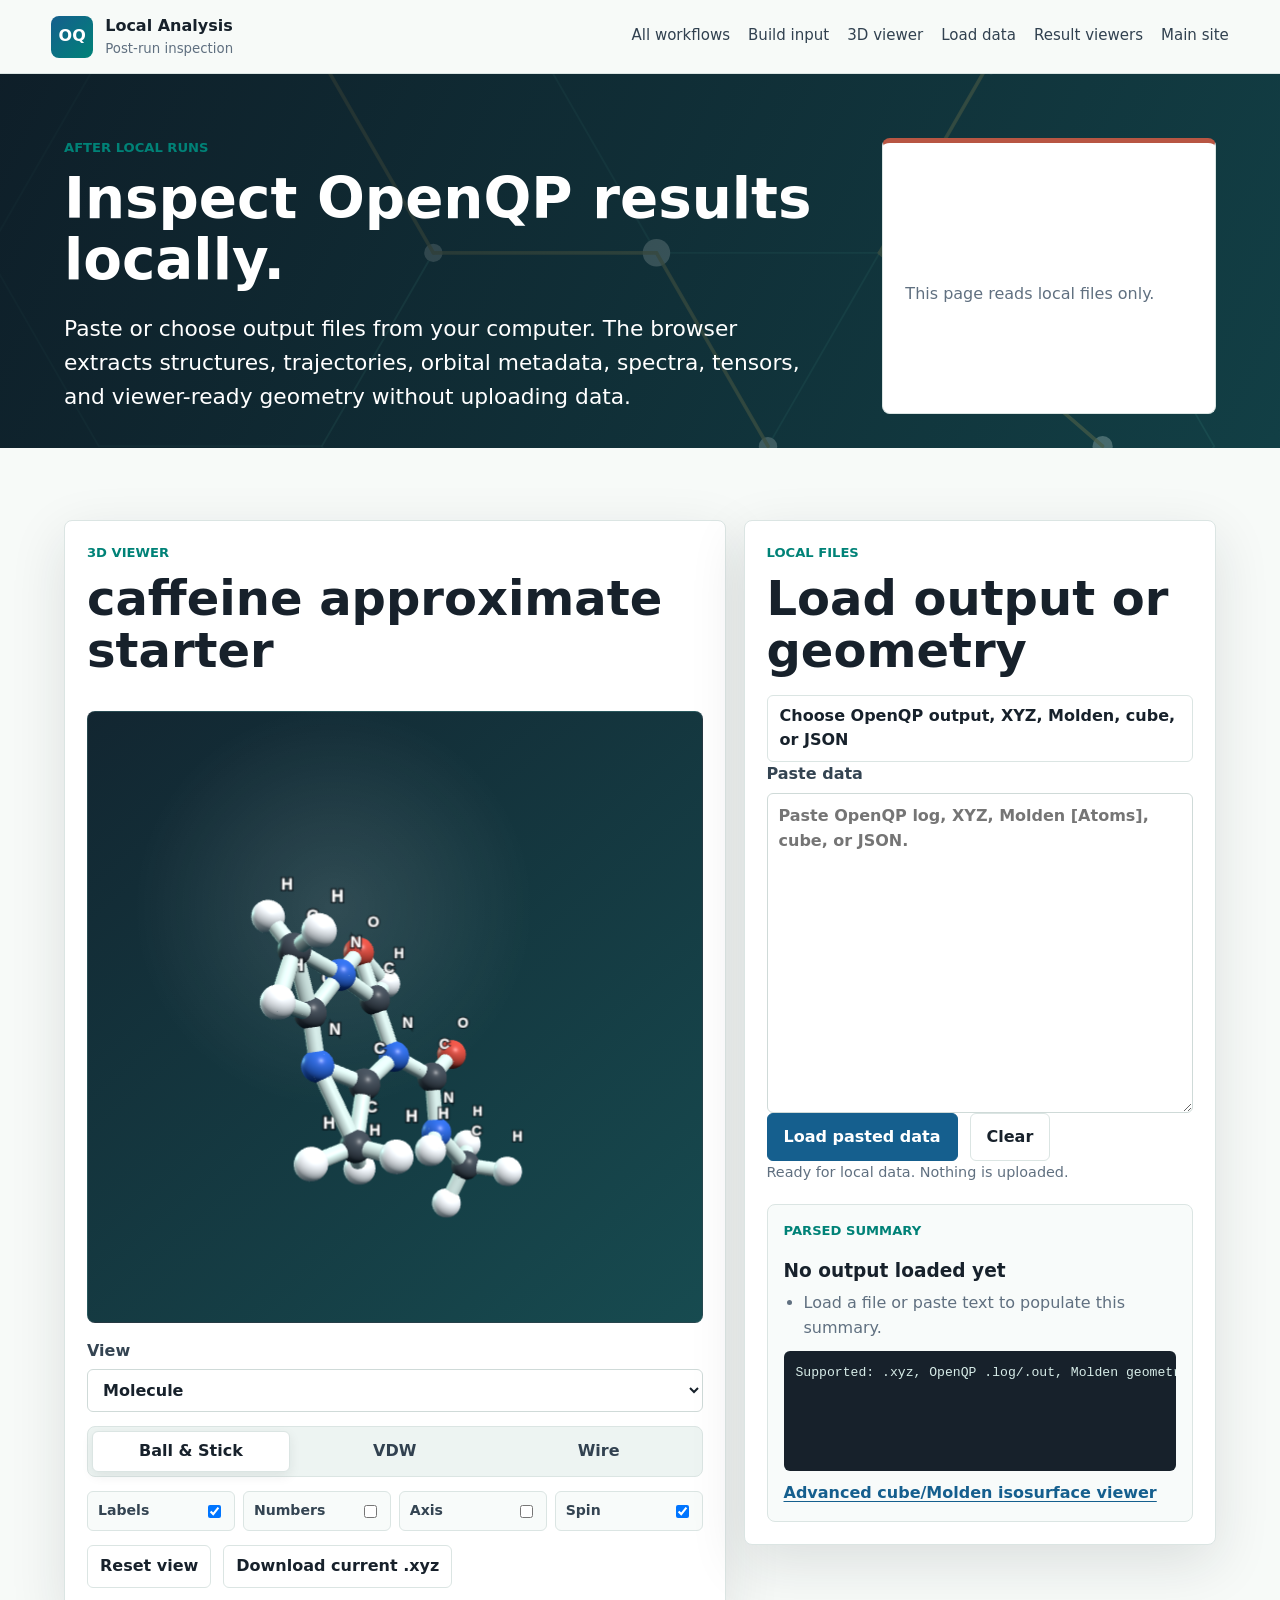
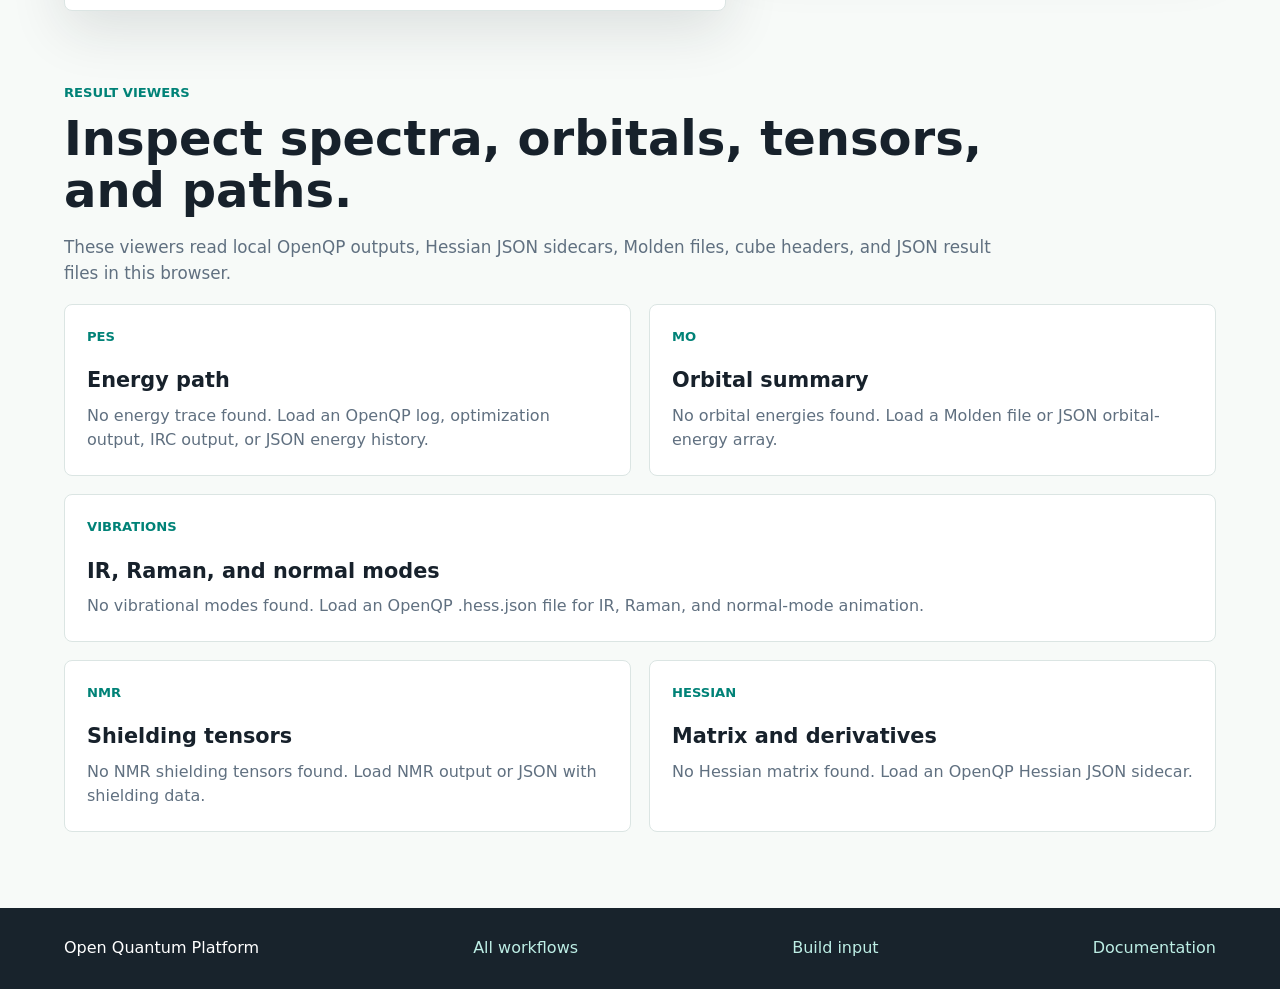
<file: analysis.html>
<!doctype html>
<html lang="en">
  <head>
    <meta charset="utf-8" />
    <meta name="viewport" content="width=device-width, initial-scale=1" />
    <meta
      name="description"
      content="OpenQP Web local analysis page for inspecting OpenQP output files in the browser."
    />
    <title>OpenQP Local Analysis</title>
    <link rel="icon" href="/assets/openqp-grid.svg" type="image/svg+xml" />
    <link rel="stylesheet" href="/assets/styles.css?v=20260621-analysis-viewers" />
  </head>
  <body data-page="analysis">
    <header class="app-header">
      <a class="brand" href="/">
        <span class="brand-mark">OQ</span>
        <span>
          <strong>Local Analysis</strong>
          <small>Post-run inspection</small>
        </span>
      </a>
      <nav aria-label="Analysis navigation">
        <a href="/">All workflows</a>
        <a href="/workflow.html">Build input</a>
        <a href="#viewer">3D viewer</a>
        <a href="#data">Load data</a>
        <a href="#viewers">Result viewers</a>
        <a href="https://www.openqp.org/">Main site</a>
      </nav>
    </header>

    <main>
      <section class="workflow-hero">
        <div>
          <p class="eyebrow">After local runs</p>
          <h1>Inspect OpenQP results locally.</h1>
          <p class="lead">
            Paste or choose output files from your computer. The browser extracts structures,
            trajectories, orbital metadata, spectra, tensors, and viewer-ready geometry without
            uploading data.
          </p>
        </div>
        <div class="lock-panel slim-lock">
          <strong>No online job execution</strong>
          <span>This page reads local files only.</span>
        </div>
      </section>

      <section class="analysis-layout">
        <section class="panel viewer-panel" id="viewer" aria-label="Interactive result viewer">
          <div class="section-title">
            <p class="eyebrow">3D viewer</p>
            <h2 id="moleculeLabel">Sample structure</h2>
          </div>
          <div class="molecule-scene embedded-scene large-scene">
            <canvas id="moleculeCanvas"></canvas>
            <div class="molecule-fallback" id="moleculeFallback" aria-hidden="true"></div>
          </div>
          <div class="viewer-controls">
            <label>
              View
              <select id="surfaceMode" name="surfaceMode">
                <option value="molecule">Molecule</option>
                <option value="density">Electron density preview</option>
                <option value="homo">HOMO preview</option>
                <option value="lumo">LUMO preview</option>
                <option value="spin">Spin density preview</option>
                <option value="esp">ESP shell preview</option>
              </select>
            </label>
            <div class="segmented" role="group" aria-label="Render style">
              <button class="style-choice active" type="button" data-style="ball-stick">Ball &amp; Stick</button>
              <button class="style-choice" type="button" data-style="space-fill">VDW</button>
              <button class="style-choice" type="button" data-style="wire">Wire</button>
            </div>
            <div class="inline-toggles" role="group" aria-label="Viewer toggles">
              <label><span>Labels</span><input id="labelToggle" type="checkbox" checked /></label>
              <label><span>Numbers</span><input id="numberToggle" type="checkbox" /></label>
              <label><span>Axis</span><input id="axisToggle" type="checkbox" /></label>
              <label><span>Spin</span><input id="spinToggle" type="checkbox" checked /></label>
            </div>
            <div class="download-row tight-row">
              <button class="button secondary compact" id="resetView" type="button">Reset view</button>
              <button class="button secondary compact" id="downloadXyz" type="button">Download current .xyz</button>
            </div>
            <div class="normal-mode-controls" id="normalModeControls" hidden>
              <label>
                Normal mode motion
                <select id="normalModeSelect"></select>
              </label>
              <label>
                Amplitude
                <input id="modeAmplitude" type="range" min="0.05" max="0.9" step="0.05" value="0.35" />
              </label>
              <p class="microcopy" id="modeStatus">Load a Hessian sidecar to animate normal modes.</p>
            </div>
          </div>
        </section>

        <section class="panel" id="data">
          <div class="section-title">
            <p class="eyebrow">Local files</p>
            <h2>Load output or geometry</h2>
          </div>
          <label class="file-button wide-file">
            <input id="viewerDataFile" type="file" accept=".log,.out,.txt,.molden,.mol,.cube,.cub,.json,.xyz" />
            Choose OpenQP output, XYZ, Molden, cube, or JSON
          </label>
          <label>
            Paste data
            <textarea id="viewerDataInput" rows="12" spellcheck="false" placeholder="Paste OpenQP log, XYZ, Molden [Atoms], cube, or JSON."></textarea>
          </label>
          <div class="download-row tight-row">
            <button class="button" id="loadViewerData" type="button">Load pasted data</button>
            <button class="button secondary" id="clearViewerData" type="button">Clear</button>
          </div>
          <p id="viewerDataStatus" class="microcopy">Ready for local data. Nothing is uploaded.</p>
          <div class="result-preview analysis-summary">
            <p class="eyebrow">Parsed summary</p>
            <h3 id="analysisTitle">No output loaded yet</h3>
            <ul id="analysisList">
              <li>Load a file or paste text to populate this summary.</li>
            </ul>
            <pre id="analysisSample">Supported: .xyz, OpenQP .log/.out, Molden geometry, cube geometry, and OpenQP JSON geometry.</pre>
            <a class="subtle-link" href="https://open-quantum-platform.github.io/OpenqpView/">Advanced cube/Molden isosurface viewer</a>
          </div>
        </section>
      </section>

      <section class="analysis-results" id="viewers">
        <div class="section-title wide-title">
          <p class="eyebrow">Result viewers</p>
          <h2>Inspect spectra, orbitals, tensors, and paths.</h2>
          <p>
            These viewers read local OpenQP outputs, Hessian JSON sidecars, Molden files, cube
            headers, and JSON result files in this browser.
          </p>
        </div>
        <div class="analysis-card-grid">
          <article class="panel analysis-card">
            <p class="eyebrow">PES</p>
            <h3>Energy path</h3>
            <div id="energyViewer" class="analysis-viewer">
              <p class="viewer-empty">Load an OpenQP log or JSON file with energies.</p>
            </div>
          </article>
          <article class="panel analysis-card">
            <p class="eyebrow">MO</p>
            <h3>Orbital summary</h3>
            <div id="orbitalViewer" class="analysis-viewer">
              <p class="viewer-empty">Load a Molden file or JSON orbital data.</p>
            </div>
          </article>
          <article class="panel analysis-card wide-card">
            <p class="eyebrow">Vibrations</p>
            <h3>IR, Raman, and normal modes</h3>
            <div id="vibrationViewer" class="analysis-viewer">
              <p class="viewer-empty">Load an OpenQP Hessian JSON sidecar or frequency output.</p>
            </div>
          </article>
          <article class="panel analysis-card">
            <p class="eyebrow">NMR</p>
            <h3>Shielding tensors</h3>
            <div id="nmrViewer" class="analysis-viewer">
              <p class="viewer-empty">Load NMR output or JSON shielding data.</p>
            </div>
          </article>
          <article class="panel analysis-card">
            <p class="eyebrow">Hessian</p>
            <h3>Matrix and derivatives</h3>
            <div id="hessianViewer" class="analysis-viewer">
              <p class="viewer-empty">Load a Hessian JSON sidecar.</p>
            </div>
          </article>
        </div>
      </section>
    </main>

    <footer>
      <span>Open Quantum Platform</span>
      <a href="/">All workflows</a>
      <a href="/workflow.html">Build input</a>
      <a href="https://github.com/Open-Quantum-Platform/openqp/wiki">Documentation</a>
    </footer>
    <script type="module" src="/assets/app.js?v=20260622-analysis-reset"></script>
  </body>
</html>
</file>
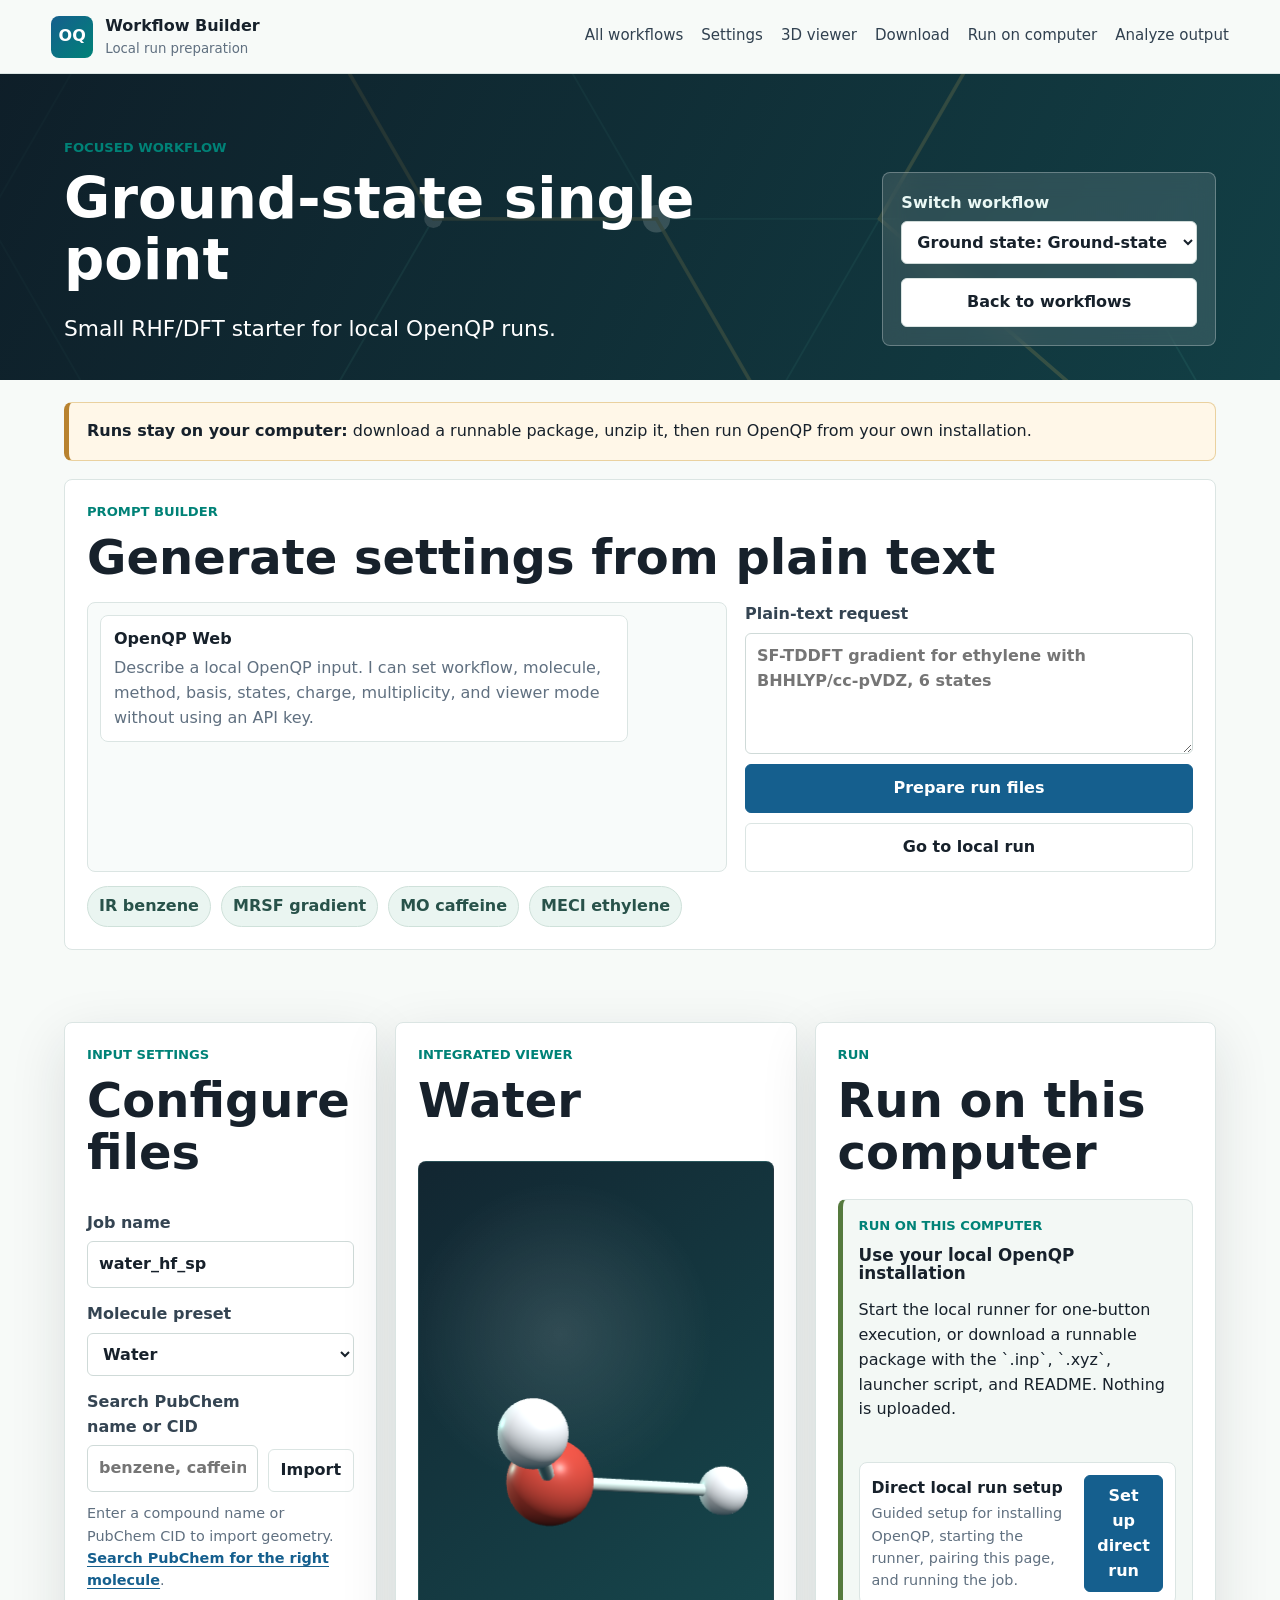
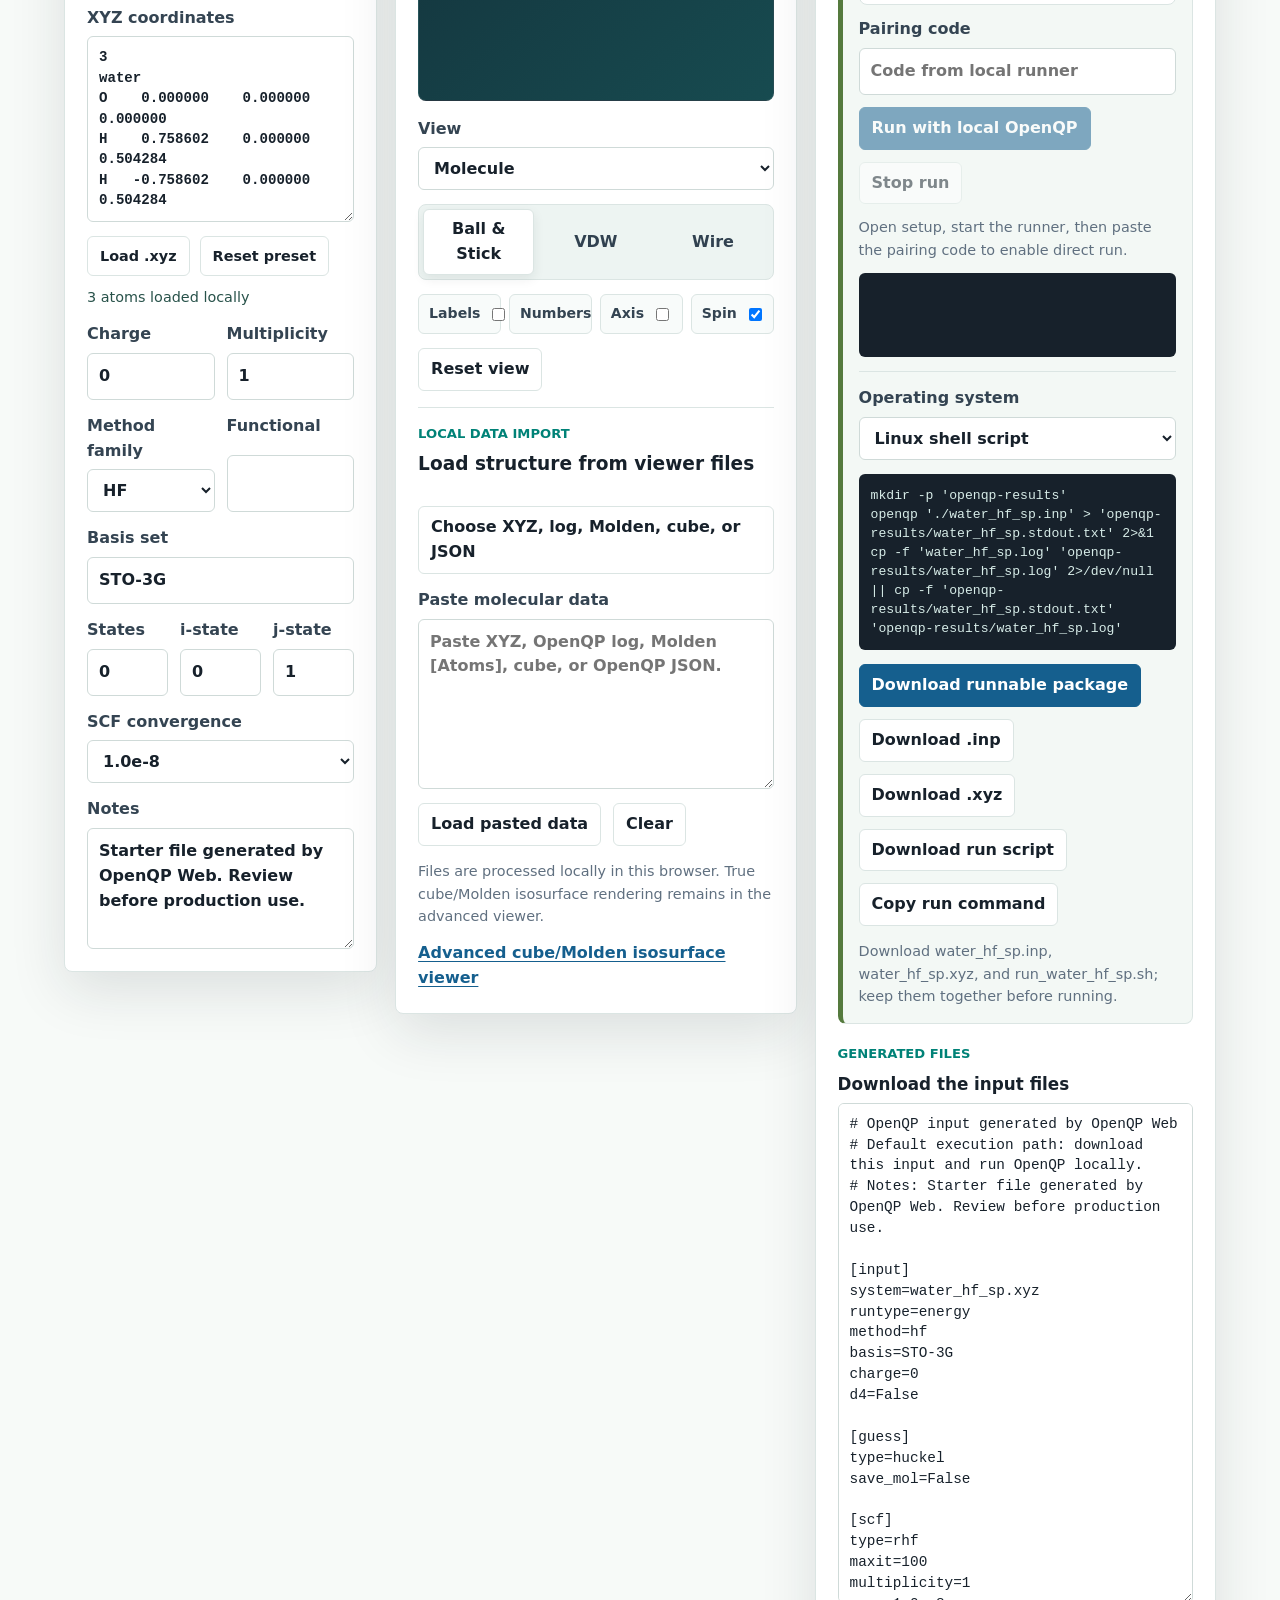
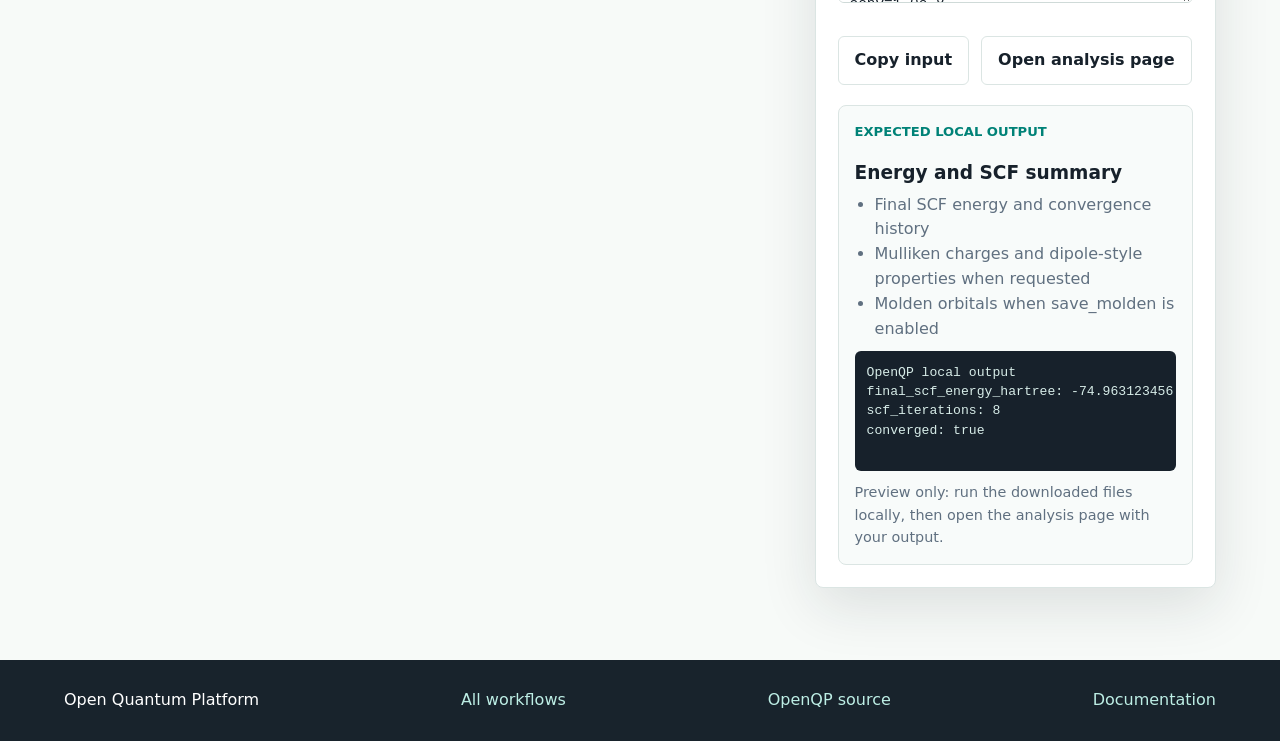
<file: workflow.html>
<!doctype html>
<html lang="en">
  <head>
    <meta charset="utf-8" />
    <meta name="viewport" content="width=device-width, initial-scale=1" />
    <meta
      name="description"
      content="Focused OpenQP Web workflow builder for preparing local OpenQP input files and run scripts for Windows, macOS, and Linux."
    />
    <title>OpenQP Workflow Builder</title>
    <link rel="icon" href="/assets/openqp-grid.svg" type="image/svg+xml" />
    <link rel="stylesheet" href="/assets/styles.css?v=20260621-analysis-viewers" />
  </head>
  <body data-page="workflow">
    <header class="app-header">
      <a class="brand" href="/">
        <span class="brand-mark">OQ</span>
        <span>
          <strong>Workflow Builder</strong>
          <small>Local run preparation</small>
        </span>
      </a>
      <nav aria-label="Workflow navigation">
        <a href="/">All workflows</a>
        <a href="#settings">Settings</a>
        <a href="#viewer">3D viewer</a>
        <a href="#download">Download</a>
        <a href="#local-run">Run on computer</a>
        <a href="/analysis.html">Analyze output</a>
      </nav>
    </header>

    <main>
      <section class="workflow-hero">
        <div>
          <p class="eyebrow">Focused workflow</p>
          <h1 id="workflowTitle">OpenQP input builder</h1>
          <p id="workflowDetail" class="lead">
            Build OpenQP inputs in the browser, then run them on your own Windows, macOS, or Linux machine.
          </p>
        </div>
        <form class="workflow-switcher" id="workflowSwitchForm">
          <label>
            Switch workflow
            <select id="workflowSelect" name="workflow"></select>
          </label>
          <a class="button secondary" href="/">Back to workflows</a>
        </form>
      </section>

      <section class="notice" role="status">
        <strong>Runs stay on your computer:</strong>
        download a runnable package, unzip it, then run OpenQP from your own installation.
      </section>

      <section class="prompt-section workflow-prompt">
        <div class="panel prompt-chat compact-chat">
          <div class="section-title">
            <p class="eyebrow">Prompt builder</p>
            <h2>Generate settings from plain text</h2>
          </div>
          <div class="chat-layout">
            <div class="chat-log" id="chatLog" aria-live="polite">
              <div class="chat-message assistant">
                <strong>OpenQP Web</strong>
                <p>Describe a local OpenQP input. I can set workflow, molecule, method, basis, states, charge, multiplicity, and viewer mode without using an API key.</p>
              </div>
            </div>
            <form class="chat-compose" id="chatForm">
              <label>
                Plain-text request
                <textarea id="chatPrompt" rows="4" spellcheck="true" placeholder="SF-TDDFT gradient for ethylene with BHHLYP/cc-pVDZ, 6 states"></textarea>
              </label>
              <button class="button" type="submit">Prepare run files</button>
              <a class="button secondary" href="#local-run">Go to local run</a>
            </form>
          </div>
          <div class="prompt-examples" id="promptExamples" aria-label="Example prompts">
            <button type="button" data-prompt="IR spectrum for benzene with B3LYP/6-31G(d)">IR benzene</button>
            <button type="button" data-prompt="MRSF-TDDFT gradient for ethylene using BHHLYP and cc-pVDZ with 5 states">MRSF gradient</button>
            <button type="button" data-prompt="Show HOMO and electron density for caffeine">MO caffeine</button>
            <button type="button" data-prompt="MRSF MECI optimization for ethylene, istate 1 and jstate 2">MECI ethylene</button>
          </div>
        </div>
      </section>

      <section class="workflow-layout" id="settings">
        <form class="panel controls" id="inputForm">
          <div class="section-title">
            <p class="eyebrow">Input settings</p>
            <h2>Configure files</h2>
          </div>

          <label>
            Job name
            <input name="jobName" id="jobName" value="water_hf_sp" />
          </label>

          <label>
            Molecule preset
            <select name="molecule" id="molecule"></select>
          </label>

          <div class="database-search">
            <label>
              Search PubChem name or CID
              <input id="pubchemQuery" name="pubchemQuery" placeholder="benzene, caffeine, or CID 2244" />
            </label>
            <button class="button secondary compact" id="pubchemSearch" type="button">Import</button>
            <span id="pubchemStatus">
              Enter a compound name or PubChem CID to import geometry.
              <a href="https://pubchem.ncbi.nlm.nih.gov/" target="_blank" rel="noreferrer">Search PubChem for the right molecule</a>.
            </span>
          </div>

          <label>
            XYZ coordinates
            <textarea id="xyzInput" name="xyzInput" rows="8" spellcheck="false"></textarea>
          </label>
          <div class="xyz-tools">
            <label class="file-button">
              <input id="xyzFile" type="file" accept=".xyz,chemical/x-xyz,text/plain" />
              Load .xyz
            </label>
            <button class="button secondary compact" id="resetMolecule" type="button">Reset preset</button>
            <span id="xyzStatus">Preset molecule loaded</span>
          </div>

          <div class="two-col">
            <label>
              Charge
              <input name="charge" id="charge" type="number" value="0" />
            </label>
            <label>
              Multiplicity
              <input name="multiplicity" id="multiplicity" type="number" min="1" value="1" />
            </label>
          </div>

          <div class="two-col">
            <label>
              Method family
              <select name="method" id="method">
                <option>HF</option>
                <option>DFT</option>
                <option>TDHF</option>
                <option>SF-TDDFT</option>
                <option>MRSF-TDDFT</option>
                <option>UMRSF-TDDFT</option>
              </select>
            </label>
            <label>
              Functional
              <input name="functional" id="functional" list="functionalOptions" value="B3LYP" />
            </label>
          </div>

          <label>
            Basis set
            <input name="basis" id="basis" list="basisOptions" value="STO-3G" />
          </label>
          <datalist id="basisOptions"></datalist>
          <datalist id="functionalOptions"></datalist>

          <div class="three-col">
            <label>
              States
              <input name="states" id="states" type="number" min="0" value="0" />
            </label>
            <label>
              i-state
              <input name="istate" id="istate" type="number" min="0" value="0" />
            </label>
            <label>
              j-state
              <input name="jstate" id="jstate" type="number" min="0" value="1" />
            </label>
          </div>

          <label>
            SCF convergence
            <select name="conv" id="conv">
              <option value="1.0e-8">1.0e-8</option>
              <option value="1.0e-7">1.0e-7</option>
              <option value="1.0e-6">1.0e-6</option>
            </select>
          </label>

          <label>
            Notes
            <textarea id="notes" name="notes" rows="4">Starter file generated by OpenQP Web. Review before production use.</textarea>
          </label>
        </form>

        <section class="panel viewer-panel" id="viewer" aria-label="Interactive 3D molecule preview">
          <div class="section-title">
            <p class="eyebrow">Integrated viewer</p>
            <h2 id="moleculeLabel">Water</h2>
          </div>
          <div class="molecule-scene embedded-scene">
            <canvas id="moleculeCanvas"></canvas>
            <div class="molecule-fallback" id="moleculeFallback" aria-hidden="true"></div>
          </div>
          <div class="viewer-controls">
            <label>
              View
              <select id="surfaceMode" name="surfaceMode">
                <option value="molecule">Molecule</option>
                <option value="density">Electron density preview</option>
                <option value="homo">HOMO preview</option>
                <option value="lumo">LUMO preview</option>
                <option value="spin">Spin density preview</option>
                <option value="esp">ESP shell preview</option>
              </select>
            </label>
            <div class="segmented" role="group" aria-label="Render style">
              <button class="style-choice active" type="button" data-style="ball-stick">Ball &amp; Stick</button>
              <button class="style-choice" type="button" data-style="space-fill">VDW</button>
              <button class="style-choice" type="button" data-style="wire">Wire</button>
            </div>
            <div class="inline-toggles" role="group" aria-label="Viewer toggles">
              <label><span>Labels</span><input id="labelToggle" type="checkbox" /></label>
              <label><span>Numbers</span><input id="numberToggle" type="checkbox" /></label>
              <label><span>Axis</span><input id="axisToggle" type="checkbox" /></label>
              <label><span>Spin</span><input id="spinToggle" type="checkbox" checked /></label>
            </div>
            <div class="download-row tight-row">
              <button class="button secondary compact" id="resetView" type="button">Reset view</button>
            </div>
          </div>

          <div class="viewer-import">
            <div class="section-title">
              <p class="eyebrow">Local data import</p>
              <h3>Load structure from viewer files</h3>
            </div>
            <label class="file-button wide-file">
              <input id="viewerDataFile" type="file" accept=".log,.out,.txt,.molden,.mol,.cube,.cub,.json,.xyz" />
              Choose XYZ, log, Molden, cube, or JSON
            </label>
            <label>
              Paste molecular data
              <textarea id="viewerDataInput" rows="6" spellcheck="false" placeholder="Paste XYZ, OpenQP log, Molden [Atoms], cube, or OpenQP JSON."></textarea>
            </label>
            <div class="download-row tight-row">
              <button class="button secondary compact" id="loadViewerData" type="button">Load pasted data</button>
              <button class="button secondary compact" id="clearViewerData" type="button">Clear</button>
            </div>
            <p id="viewerDataStatus" class="microcopy">Files are processed locally in this browser. True cube/Molden isosurface rendering remains in the advanced viewer.</p>
            <a class="subtle-link" href="https://open-quantum-platform.github.io/OpenqpView/">Advanced cube/Molden isosurface viewer</a>
          </div>
        </section>

        <section class="panel preview" id="download">
          <div class="section-title">
            <p class="eyebrow">Run</p>
            <h2>Run on this computer</h2>
          </div>
          <div class="local-run-panel" id="local-run">
            <div class="section-title small-title">
              <p class="eyebrow">Run on this computer</p>
              <h3>Use your local OpenQP installation</h3>
              <p>
                Start the local runner for one-button execution, or download a runnable package with the
                `.inp`, `.xyz`, launcher script, and README. Nothing is uploaded.
              </p>
            </div>
            <div class="local-runner-panel">
              <div class="setup-strip">
                <div>
                  <strong>Direct local run setup</strong>
                  <span>Guided setup for installing OpenQP, starting the runner, pairing this page, and running the job.</span>
                </div>
                <button class="button compact" id="openLocalSetup" type="button">Set up direct run</button>
              </div>
              <label>
                Pairing code
                <input id="localRunnerToken" type="password" autocomplete="off" placeholder="Code from local runner" />
              </label>
              <div class="download-row tight-row">
                <button class="button compact" id="runLocalOpenQp" type="button" disabled>Run with local OpenQP</button>
                <button class="button secondary compact" id="cancelLocalOpenQp" type="button" disabled>Stop run</button>
              </div>
              <p class="microcopy" id="localRunnerStatus">Open setup, start the runner, then paste the pairing code to enable direct run.</p>
              <pre class="runner-log" id="localRunnerLog" aria-label="Local OpenQP runner log"></pre>
            </div>
            <label>
              Operating system
              <select id="localRunOs">
                <option value="macos">macOS double-click launcher</option>
                <option value="bash">Linux shell script</option>
                <option value="powershell">Windows PowerShell</option>
                <option value="cmd">Windows Command Prompt</option>
              </select>
            </label>
            <pre id="localRunCommand" aria-label="Local OpenQP run command"></pre>
            <div class="download-row tight-row">
              <button class="button compact" id="downloadRunPackage" type="button">Download runnable package</button>
              <button class="button secondary compact" id="downloadInput" type="button">Download .inp</button>
              <button class="button secondary compact" id="downloadXyz" type="button">Download .xyz</button>
              <button class="button secondary compact" id="downloadRunScript" type="button">Download run script</button>
              <button class="button secondary compact" id="copyLocalCommand" type="button">Copy run command</button>
            </div>
            <p class="microcopy" id="localRunStatus">Local files stay on your computer. Nothing is uploaded for this run path.</p>
          </div>
          <div class="section-title small-title file-preview-title">
            <p class="eyebrow">Generated files</p>
            <h3>Download the input files</h3>
          </div>
          <textarea id="preview" spellcheck="false" aria-label="Generated OpenQP input preview"></textarea>
          <div class="download-row">
            <button class="button secondary" id="copyInput" type="button">Copy input</button>
            <a class="button secondary" href="/analysis.html">Open analysis page</a>
          </div>
          <div class="result-preview" id="resultPreview">
            <p class="eyebrow">Expected local output</p>
            <h3 id="resultTitle">Local run results</h3>
            <ul id="resultList"></ul>
            <pre id="resultSample"></pre>
            <span>Preview only: run the downloaded files locally, then open the analysis page with your output.</span>
          </div>
        </section>
      </section>
    </main>

    <dialog class="setup-dialog" id="localSetupDialog" aria-labelledby="localSetupTitle">
      <div class="setup-dialog-inner">
        <div class="setup-dialog-head">
          <div>
            <p class="eyebrow">Direct local run</p>
            <h2 id="localSetupTitle">Set up OpenQP on this computer</h2>
          </div>
          <button class="icon-button" id="closeLocalSetup" type="button" aria-label="Close setup guide">Close</button>
        </div>
        <p class="setup-intro" id="localSetupSummary">
          The local runner is a small program on this computer. Its pairing code lets this page send the prepared input to that runner without uploading the job.
        </p>
        <div class="setup-status" id="localSetupDetected">
          Start the local runner, then check it from this page.
        </div>
        <ol class="setup-steps">
          <li>
            <strong>Install OpenQP if the command is missing.</strong>
            <p>Download the installer, then run it once from Terminal. It installs OpenQP from the official source repository into a local Python environment.</p>
            <div class="download-row tight-row">
              <a class="button compact" href="/tools/install-openqp-local.py" download>Download OpenQP installer</a>
              <button class="button secondary compact" id="copyOpenQpInstall" type="button">Copy install command</button>
            </div>
            <pre>python3 ~/Downloads/install-openqp-local.py</pre>
          </li>
          <li>
            <strong>Start the local runner.</strong>
            <p>Download the runner and launch it from Terminal. Keep that Terminal window open while jobs are running.</p>
            <div class="download-row tight-row">
              <a class="button compact" href="/tools/openqp-local-runner.py" download>Download local runner</a>
              <button class="button secondary compact" id="copyRunnerStart" type="button">Copy runner command</button>
            </div>
            <pre>python3 ~/Downloads/openqp-local-runner.py</pre>
          </li>
          <li>
            <strong>Copy the pairing code.</strong>
            <p>The runner prints a line like <code>Pairing code: ...</code>. Paste that code into the Pairing code field on this page.</p>
          </li>
          <li>
            <strong>Open local mode.</strong>
            <p>Use local mode when the secure web page cannot reach your local runner directly.</p>
            <a class="button secondary compact" href="http://127.0.0.1:17651/workflow.html">Open local mode</a>
          </li>
          <li>
            <strong>Check, then run.</strong>
            <p>Click Check local runner. If it finds OpenQP, click Run with local OpenQP. Results are written under your OpenQP Local Runs folder.</p>
            <button class="button secondary compact" id="checkLocalRunner" type="button">Check local runner</button>
          </li>
        </ol>
      </div>
    </dialog>

    <footer>
      <span>Open Quantum Platform</span>
      <a href="/">All workflows</a>
      <a href="https://github.com/Open-Quantum-Platform/openqp">OpenQP source</a>
      <a href="https://github.com/Open-Quantum-Platform/openqp/wiki">Documentation</a>
    </footer>
    <script type="module" src="/assets/app.js?v=20260622-analysis-reset"></script>
  </body>
</html>
</file>
<file: assets/styles.css>
:root {
  --ink: #17212b;
  --muted: #607080;
  --paper: #f7faf8;
  --panel: #ffffff;
  --line: #dbe5e3;
  --blue: #155f8e;
  --teal: #008277;
  --green: #557a3e;
  --gold: #b8822f;
  --coral: #b85643;
  --shadow: 0 18px 56px rgba(23, 33, 43, 0.12);
}

* {
  box-sizing: border-box;
}

html {
  scroll-behavior: smooth;
}

body {
  margin: 0;
  color: var(--ink);
  background: var(--paper);
  font-family: Inter, ui-sans-serif, system-ui, -apple-system, BlinkMacSystemFont, "Segoe UI", sans-serif;
  line-height: 1.55;
  overflow-x: hidden;
}

a {
  color: inherit;
  text-decoration: none;
}

button,
input,
select,
textarea {
  font: inherit;
}

.app-header {
  position: sticky;
  top: 0;
  z-index: 10;
  display: flex;
  align-items: center;
  justify-content: space-between;
  gap: 20px;
  padding: 14px clamp(18px, 4vw, 56px);
  background: rgba(247, 250, 248, 0.94);
  border-bottom: 1px solid var(--line);
  backdrop-filter: blur(16px);
}

.brand {
  display: inline-flex;
  align-items: center;
  gap: 12px;
  min-width: max-content;
}

.brand-mark {
  display: grid;
  place-items: center;
  width: 42px;
  height: 42px;
  color: white;
  background: linear-gradient(135deg, var(--blue), var(--teal));
  border-radius: 8px;
  font-weight: 850;
}

.brand strong,
.brand small {
  display: block;
}

.brand small {
  color: var(--muted);
}

nav {
  display: flex;
  flex-wrap: wrap;
  justify-content: flex-end;
  gap: 8px 18px;
  color: #314150;
  font-size: 0.94rem;
}

nav a {
  padding: 8px 0;
  border-bottom: 2px solid transparent;
}

nav a:hover {
  border-color: var(--teal);
}

.hero {
  display: grid;
  grid-template-columns: minmax(0, 1.25fr) minmax(320px, 0.75fr);
  gap: clamp(24px, 5vw, 64px);
  align-items: stretch;
  padding: clamp(64px, 9vw, 120px) clamp(18px, 5vw, 72px) clamp(40px, 6vw, 72px);
  color: white;
  background:
    linear-gradient(115deg, rgba(14, 29, 39, 0.9), rgba(14, 45, 55, 0.72), rgba(17, 86, 85, 0.38)),
    url("/assets/openqp-grid.svg") center / cover;
}

.simple-hero {
  grid-template-columns: 1fr;
  min-height: 520px;
}

.prompt-hero {
  grid-template-columns: minmax(0, 1fr) minmax(300px, 0.54fr);
  min-height: calc(100vh - 72px);
  padding-top: clamp(34px, 5vw, 72px);
  padding-bottom: clamp(30px, 4vw, 52px);
  align-items: center;
}

.hero-copy {
  position: relative;
  z-index: 2;
  max-width: 860px;
  align-self: end;
}

.prompt-hero .hero-copy {
  align-self: center;
}

.prompt-hero h1 {
  font-size: clamp(2.45rem, 5.8vw, 4.9rem);
}

.molecule-scene {
  position: relative;
  width: 100%;
  height: clamp(420px, 48vw, 660px);
  min-height: clamp(420px, 48vw, 660px);
  margin: -18px 0;
  overflow: hidden;
  isolation: isolate;
}

.molecule-scene canvas {
  display: block;
  width: 100%;
  height: 100%;
}

.molecule-scene canvas.is-hidden {
  visibility: hidden;
}

.molecule-fallback {
  position: absolute;
  inset: 0;
  display: none;
}

.molecule-fallback.is-visible {
  display: block;
}

.fallback-bond,
.fallback-atom {
  position: absolute;
  pointer-events: none;
}

.fallback-bond {
  height: 7px;
  background: #d7ece8;
  border-radius: 999px;
  box-shadow: 0 8px 24px rgba(0, 0, 0, 0.2);
  transform-origin: center;
}

.fallback-atom {
  display: grid;
  place-items: center;
  width: var(--size);
  height: var(--size);
  color: #18232c;
  background: var(--color);
  border: 2px solid rgba(255, 255, 255, 0.72);
  border-radius: 50%;
  box-shadow: 0 16px 36px rgba(0, 0, 0, 0.28);
  font-size: 0.78rem;
  font-weight: 850;
  transform: translate(-50%, -50%);
}

.molecule-overlay {
  position: absolute;
  left: 0;
  bottom: 0;
  display: grid;
  gap: 4px;
  max-width: 280px;
  padding: 14px 0 0;
  background: linear-gradient(90deg, rgba(18, 49, 61, 0.88), rgba(18, 49, 61, 0));
}

.molecule-overlay strong {
  font-size: 1.6rem;
}

.molecule-overlay span {
  color: #d4ebe7;
}

.viewer-mode {
  display: grid;
  gap: 6px;
  width: min(230px, 62vw);
  margin-top: 12px;
  color: #d4ebe7;
  font-size: 0.86rem;
  font-weight: 750;
}

.viewer-mode select {
  min-height: 36px;
  color: var(--ink);
  background: rgba(255, 255, 255, 0.94);
}

.eyebrow {
  margin: 0 0 10px;
  color: var(--teal);
  font-size: 0.82rem;
  font-weight: 850;
  letter-spacing: 0;
  text-transform: uppercase;
}

.hero .eyebrow {
  color: #a7f2df;
}

h1,
h2,
h3 {
  margin: 0;
  line-height: 1.08;
}

h1 {
  max-width: 820px;
  font-size: clamp(2.7rem, 7vw, 6.5rem);
  font-weight: 850;
}

h2 {
  font-size: clamp(1.8rem, 4vw, 3rem);
}

h3 {
  font-size: 1.16rem;
}

.lead {
  max-width: 760px;
  margin: 22px 0 0;
  font-size: clamp(1.05rem, 2vw, 1.36rem);
}

.hero-actions,
.download-row {
  display: flex;
  flex-wrap: wrap;
  gap: 12px;
  margin-top: 26px;
}

.hero-prompt-form {
  display: grid;
  gap: 14px;
  max-width: 760px;
  margin-top: 22px;
}

.hero-prompt-form label {
  color: #eaf8f5;
}

.hero-prompt-form textarea {
  min-height: 108px;
  color: var(--ink);
  background: rgba(255, 255, 255, 0.96);
  border-color: rgba(255, 255, 255, 0.7);
  box-shadow: 0 18px 42px rgba(0, 0, 0, 0.18);
}

.hero-prompt-form .hero-actions {
  margin-top: 0;
}

.home-demo {
  position: relative;
  z-index: 1;
  align-self: stretch;
  min-height: clamp(360px, 44vw, 560px);
}

.home-demo-scene {
  height: clamp(360px, 44vw, 560px);
  min-height: 0;
  margin: 0;
}

.home-demo-caption {
  position: absolute;
  left: 0;
  bottom: 0;
  display: grid;
  gap: 3px;
  padding: 14px 0 0;
  background: linear-gradient(90deg, rgba(18, 49, 61, 0.9), rgba(18, 49, 61, 0));
}

.home-demo-caption strong {
  font-size: 1.35rem;
}

.home-demo-caption span {
  color: #d4ebe7;
  font-weight: 720;
}

.button {
  display: inline-flex;
  align-items: center;
  justify-content: center;
  min-height: 44px;
  padding: 11px 16px;
  color: white;
  background: var(--blue);
  border: 1px solid var(--blue);
  border-radius: 6px;
  font-weight: 780;
  cursor: pointer;
}

.button:hover {
  background: #104a71;
}

.button.secondary {
  color: var(--ink);
  background: white;
  border-color: var(--line);
}

.panel,
.cards article,
.lock-panel {
  background: var(--panel);
  border: 1px solid var(--line);
  border-radius: 8px;
  box-shadow: var(--shadow);
}

.status-strip {
  padding: 0 clamp(18px, 5vw, 72px);
  background: linear-gradient(180deg, #12313d 0, #12313d 50%, var(--paper) 50%, var(--paper) 100%);
}

.status-panel {
  display: grid;
  grid-template-columns: repeat(4, minmax(0, 1fr));
  max-width: 1180px;
  margin: 0 auto;
  color: var(--ink);
  background: var(--panel);
  border: 1px solid var(--line);
  border-radius: 8px;
  box-shadow: var(--shadow);
}

.status-row {
  display: grid;
  gap: 18px;
  padding: 16px 18px;
  border-right: 1px solid var(--line);
}

.status-row:last-child {
  border-right: 0;
}

.status-row span {
  color: var(--muted);
}

.notice {
  margin: 22px clamp(18px, 5vw, 72px) 0;
  padding: 16px 18px;
  background: #fff7e8;
  border: 1px solid #ead19f;
  border-left: 5px solid var(--gold);
  border-radius: 8px;
}

.builder {
  display: grid;
  grid-template-columns: minmax(240px, 0.75fr) minmax(280px, 0.85fr) minmax(360px, 1.4fr);
  gap: 18px;
  padding: clamp(36px, 6vw, 72px) clamp(18px, 5vw, 72px);
  align-items: start;
}

.workflow-hero {
  display: grid;
  grid-template-columns: minmax(0, 1fr) minmax(280px, 0.42fr);
  gap: 24px;
  align-items: end;
  padding: clamp(34px, 5vw, 64px) clamp(18px, 5vw, 72px) clamp(22px, 3vw, 34px);
  color: white;
  background:
    linear-gradient(115deg, rgba(14, 29, 39, 0.92), rgba(18, 68, 72, 0.74)),
    url("/assets/openqp-grid.svg") center / cover;
}

.workflow-hero h1 {
  max-width: 960px;
  font-size: clamp(2.2rem, 4.4vw, 4.4rem);
}

.workflow-switcher {
  align-content: end;
  padding: 18px;
  background: rgba(255, 255, 255, 0.12);
  border: 1px solid rgba(255, 255, 255, 0.28);
  border-radius: 8px;
  backdrop-filter: blur(12px);
}

.workflow-switcher label {
  color: #eaf8f5;
}

.workflow-layout,
.analysis-layout {
  display: grid;
  gap: 18px;
  padding: clamp(36px, 6vw, 72px) clamp(18px, 5vw, 72px);
  align-items: start;
}

.workflow-layout {
  grid-template-columns: minmax(280px, 0.78fr) minmax(360px, 1fr) minmax(380px, 1fr);
}

.analysis-layout {
  grid-template-columns: minmax(420px, 1.05fr) minmax(320px, 0.75fr);
}

.prompt-section {
  padding: clamp(28px, 5vw, 54px) clamp(18px, 5vw, 72px) 0;
}

.workflow-prompt {
  padding-top: 18px;
}

.panel {
  padding: 22px;
}

.section-title {
  margin-bottom: 18px;
}

.workflow-list {
  display: grid;
  gap: 10px;
}

.workflow-card {
  width: 100%;
  padding: 14px;
  color: var(--ink);
  background: #f8fbfa;
  border: 1px solid var(--line);
  border-radius: 8px;
  text-align: left;
  cursor: pointer;
}

.workflow-card[aria-pressed="true"] {
  background: #e8f5f2;
  border-color: var(--teal);
}

.workflow-card strong {
  display: block;
}

.workflow-card span {
  display: block;
  margin-top: 4px;
  color: var(--muted);
  font-size: 0.92rem;
}

form {
  display: grid;
  gap: 14px;
}

.prompt-chat {
  max-width: 1180px;
  margin: 0 auto;
}

.compact-chat {
  box-shadow: none;
}

.landing-prompt {
  max-width: 820px;
}

.chat-layout {
  display: grid;
  grid-template-columns: minmax(0, 1fr) minmax(280px, 0.7fr);
  gap: 18px;
  align-items: stretch;
}

.chat-log {
  display: grid;
  align-content: start;
  gap: 10px;
  min-height: 220px;
  max-height: 360px;
  overflow: auto;
  padding: 12px;
  background: #f8fbfa;
  border: 1px solid var(--line);
  border-radius: 8px;
}

.chat-message {
  display: grid;
  gap: 4px;
  max-width: 86%;
  padding: 11px 13px;
  background: white;
  border: 1px solid var(--line);
  border-radius: 8px;
}

.chat-message p {
  margin: 0;
  color: var(--muted);
}

.chat-message.user {
  justify-self: end;
  color: white;
  background: var(--blue);
  border-color: var(--blue);
}

.chat-message.user p {
  color: white;
}

.chat-compose {
  display: grid;
  gap: 10px;
  align-content: start;
}

.prompt-examples {
  display: flex;
  flex-wrap: wrap;
  gap: 10px;
  margin-top: 14px;
}

.hero-examples {
  max-width: 760px;
}

.site-counter {
  display: inline-flex;
  align-items: center;
  gap: 10px;
  width: fit-content;
  margin-top: 16px;
  padding: 8px 10px;
  color: #eaf8f5;
  background: rgba(255, 255, 255, 0.1);
  border: 1px solid rgba(255, 255, 255, 0.24);
  border-radius: 8px;
  backdrop-filter: blur(10px);
}

.site-counter span {
  font-size: 0.86rem;
  font-weight: 760;
}

.site-counter img {
  display: block;
  height: 20px;
}

.prompt-examples button {
  min-height: 36px;
  padding: 7px 11px;
  color: #28524a;
  background: #eaf5f1;
  border: 1px solid #cfe1da;
  border-radius: 999px;
  font-weight: 780;
  cursor: pointer;
}

label {
  display: grid;
  gap: 6px;
  color: #344452;
  font-weight: 750;
}

input,
select,
textarea {
  width: 100%;
  min-height: 42px;
  padding: 10px 11px;
  color: var(--ink);
  background: white;
  border: 1px solid #cfdad8;
  border-radius: 6px;
}

textarea {
  resize: vertical;
}

.database-search {
  display: grid;
  grid-template-columns: minmax(0, 1fr) auto;
  gap: 10px;
  align-items: end;
}

.database-search span {
  grid-column: 1 / -1;
  color: var(--muted);
  font-size: 0.9rem;
}

.database-search span a {
  color: var(--blue);
  font-weight: 780;
  text-decoration: underline;
  text-underline-offset: 3px;
}

.database-search span[data-state="error"] {
  color: #9f2f22;
}

.database-search span[data-state="ok"] {
  color: #28524a;
}

#xyzInput {
  min-height: 178px;
  font-family: "SFMono-Regular", Consolas, "Liberation Mono", monospace;
  font-size: 0.88rem;
  line-height: 1.45;
}

.xyz-tools {
  display: flex;
  flex-wrap: wrap;
  align-items: center;
  gap: 10px;
  color: var(--muted);
  font-size: 0.9rem;
}

.file-button {
  display: inline-flex;
  align-items: center;
  justify-content: center;
  min-height: 38px;
  padding: 8px 12px;
  color: var(--ink);
  background: white;
  border: 1px solid var(--line);
  border-radius: 6px;
  font-weight: 780;
  cursor: pointer;
}

.file-button input {
  position: absolute;
  width: 1px;
  height: 1px;
  opacity: 0;
  pointer-events: none;
}

.button.compact {
  min-height: 38px;
  padding: 8px 12px;
}

#xyzStatus[data-state="error"] {
  color: #9f2f22;
}

#xyzStatus[data-state="ok"] {
  color: #28524a;
}

.two-col {
  display: grid;
  grid-template-columns: repeat(2, minmax(0, 1fr));
  gap: 12px;
}

.three-col {
  display: grid;
  grid-template-columns: repeat(3, minmax(0, 1fr));
  gap: 12px;
}

.preview textarea {
  min-height: 500px;
  font-family: "SFMono-Regular", Consolas, "Liberation Mono", monospace;
  font-size: 0.9rem;
  line-height: 1.45;
}

.local-run-panel {
  display: grid;
  gap: 14px;
  margin-top: 20px;
  padding: 16px;
  background: #f3f8f5;
  border: 1px solid var(--line);
  border-left: 5px solid var(--green);
  border-radius: 8px;
}

.file-preview-title {
  margin-top: 20px;
}

.local-run-panel pre {
  min-height: 84px;
  margin: 0;
  overflow: auto;
  padding: 12px;
  color: #d7ece8;
  background: #17212b;
  border-radius: 6px;
  font-family: "SFMono-Regular", Consolas, "Liberation Mono", monospace;
  font-size: 0.82rem;
  line-height: 1.45;
  white-space: pre-wrap;
}

.local-runner-panel {
  display: grid;
  gap: 12px;
  padding-bottom: 14px;
  border-bottom: 1px solid var(--line);
}

.setup-strip {
  display: flex;
  align-items: center;
  justify-content: space-between;
  gap: 14px;
  padding: 12px;
  background: white;
  border: 1px solid var(--line);
  border-radius: 8px;
}

.setup-strip div {
  display: grid;
  gap: 2px;
}

.setup-strip strong {
  font-size: 0.98rem;
}

.setup-strip span {
  color: var(--muted);
  font-size: 0.9rem;
}

.local-runner-panel label {
  max-width: 360px;
}

.runner-log {
  max-height: 260px;
  min-height: 112px;
}

.microcopy[data-state="error"],
#localRunStatus[data-state="error"],
#localRunnerStatus[data-state="error"] {
  color: #9f2f22;
}

.microcopy[data-state="ok"],
#localRunStatus[data-state="ok"],
#localRunnerStatus[data-state="ok"] {
  color: #28524a;
}

#localRunnerStatus[data-state="running"] {
  color: #3866a3;
}

.setup-dialog {
  width: min(920px, calc(100vw - 28px));
  max-width: none;
  padding: 0;
  color: var(--ink);
  background: white;
  border: 0;
  border-radius: 8px;
  box-shadow: 0 24px 80px rgba(23, 33, 43, 0.24);
}

.setup-dialog::backdrop {
  background: rgba(15, 25, 35, 0.48);
}

.setup-dialog-inner {
  display: grid;
  gap: 18px;
  max-height: min(84vh, 820px);
  overflow: auto;
  padding: clamp(18px, 3vw, 28px);
}

.setup-dialog-head {
  display: flex;
  align-items: flex-start;
  justify-content: space-between;
  gap: 16px;
  padding-bottom: 16px;
  border-bottom: 1px solid var(--line);
}

.setup-dialog-head h2 {
  font-size: clamp(1.6rem, 3vw, 2.3rem);
}

.icon-button {
  min-height: 38px;
  padding: 8px 12px;
  color: var(--ink);
  background: #f7faf8;
  border: 1px solid var(--line);
  border-radius: 6px;
  font-weight: 780;
  cursor: pointer;
}

.setup-intro,
.setup-steps p {
  margin: 0;
  color: var(--muted);
}

.setup-status {
  padding: 12px 14px;
  color: #28524a;
  background: #eef7f3;
  border: 1px solid #cfe4dc;
  border-left: 5px solid var(--teal);
  border-radius: 8px;
  font-weight: 720;
}

.setup-status[data-state="error"] {
  color: #8f2c20;
  background: #fff3ef;
  border-color: #f1cabe;
  border-left-color: var(--coral);
}

.setup-status[data-state="running"] {
  color: #315f97;
  background: #f0f6ff;
  border-color: #c9daf3;
  border-left-color: var(--blue);
}

.setup-steps {
  display: grid;
  gap: 14px;
  margin: 0;
  padding: 0;
  list-style: none;
  counter-reset: setup-step;
}

.setup-steps li {
  position: relative;
  display: grid;
  gap: 9px;
  min-height: 78px;
  padding: 15px 15px 15px 62px;
  background: #fbfdfc;
  border: 1px solid var(--line);
  border-radius: 8px;
  counter-increment: setup-step;
}

.setup-steps li::before {
  position: absolute;
  top: 15px;
  left: 15px;
  display: grid;
  place-items: center;
  width: 32px;
  height: 32px;
  color: white;
  background: var(--teal);
  border-radius: 50%;
  content: counter(setup-step);
  font-weight: 850;
}

.setup-steps pre {
  min-height: auto;
  margin: 0;
  padding: 10px 12px;
  color: #d7ece8;
  background: #17212b;
  border-radius: 6px;
  overflow: auto;
  font-family: "SFMono-Regular", Consolas, "Liberation Mono", monospace;
  font-size: 0.84rem;
  line-height: 1.45;
  white-space: pre-wrap;
}

.setup-steps code {
  padding: 2px 5px;
  color: #22313d;
  background: #edf4f2;
  border-radius: 4px;
  font-family: "SFMono-Regular", Consolas, "Liberation Mono", monospace;
}

.result-preview {
  display: grid;
  gap: 10px;
  margin-top: 20px;
  padding: 16px;
  background: #f8fbfa;
  border: 1px solid var(--line);
  border-radius: 8px;
}

.result-preview ul {
  margin: 0;
  padding-left: 20px;
  color: var(--muted);
}

.result-preview pre {
  min-height: 120px;
  margin: 0;
  overflow: auto;
  padding: 12px;
  color: #d7ece8;
  background: #17212b;
  border-radius: 6px;
  font-family: "SFMono-Regular", Consolas, "Liberation Mono", monospace;
  font-size: 0.82rem;
  line-height: 1.45;
}

.result-preview span {
  color: var(--muted);
  font-size: 0.9rem;
}

.small-title {
  margin-bottom: 10px;
}

.small-title h3 {
  font-size: 1.05rem;
}

.button:disabled {
  opacity: 0.52;
  cursor: not-allowed;
}

.band,
.execution {
  padding: clamp(42px, 6vw, 80px) clamp(18px, 5vw, 72px);
}

.wide-title {
  max-width: 940px;
}

.wide-title p:not(.eyebrow) {
  color: var(--muted);
  font-size: 1.05rem;
}

.band.alt {
  background: #eaf3ef;
}

.cards {
  display: grid;
  grid-template-columns: repeat(3, minmax(0, 1fr));
  gap: 18px;
}

.workflow-picker {
  display: grid;
  grid-template-columns: minmax(280px, 0.64fr) minmax(320px, 1fr);
  gap: 18px;
  max-width: 1040px;
}

.workflow-picker-control {
  display: grid;
  gap: 14px;
  align-content: start;
}

.workflow-detail {
  display: grid;
  gap: 10px;
  min-height: 220px;
  padding: 18px;
  background: #f8fbfa;
  border: 1px solid var(--line);
  border-radius: 8px;
}

.workflow-detail p {
  margin: 0;
  color: var(--muted);
}

.workflow-detail dl {
  display: grid;
  grid-template-columns: repeat(2, minmax(0, 1fr));
  gap: 10px;
  margin: 4px 0 0;
}

.workflow-detail dl div {
  display: grid;
  gap: 2px;
  padding: 10px;
  background: white;
  border: 1px solid var(--line);
  border-radius: 6px;
}

.workflow-detail dt {
  color: var(--muted);
  font-size: 0.78rem;
  font-weight: 780;
  text-transform: uppercase;
}

.workflow-detail dd {
  margin: 0;
  overflow-wrap: anywhere;
  font-weight: 760;
}

.cards article,
.tutorial-card {
  padding: 22px;
}

.tutorial-card {
  display: grid;
  gap: 12px;
  align-content: start;
  min-height: 230px;
  color: var(--ink);
  background: var(--panel);
  border: 1px solid var(--line);
  border-radius: 8px;
  box-shadow: var(--shadow);
  text-align: left;
  cursor: pointer;
}

.tutorial-card:hover,
.tutorial-card:focus-visible {
  border-color: var(--teal);
  transform: translateY(-2px);
}

.tutorial-card p {
  margin: 0;
}

.card-action {
  align-self: end;
  color: var(--blue);
  font-weight: 780;
}

.cards p,
.execution p {
  color: var(--muted);
}

.tool-cards article {
  display: flex;
  min-height: 250px;
  flex-direction: column;
  align-items: flex-start;
}

.tool-cards p {
  flex: 1;
}

.embedded-scene {
  height: clamp(360px, 44vw, 540px);
  min-height: 360px;
  margin: 0;
  background:
    radial-gradient(circle at 40% 32%, rgba(255, 255, 255, 0.12), transparent 36%),
    linear-gradient(140deg, #122631, #174b50);
  border: 1px solid rgba(255, 255, 255, 0.08);
  border-radius: 8px;
}

.large-scene {
  height: min(68vh, 640px);
  min-height: min(68vh, 640px);
}

.viewer-panel {
  display: grid;
  gap: 16px;
}

.viewer-controls,
.viewer-import {
  display: grid;
  gap: 14px;
}

.viewer-import {
  padding-top: 16px;
  border-top: 1px solid var(--line);
}

.segmented {
  display: grid;
  grid-template-columns: repeat(3, minmax(0, 1fr));
  gap: 6px;
  padding: 4px;
  background: #edf4f2;
  border: 1px solid var(--line);
  border-radius: 8px;
}

.style-choice,
.surface-choice {
  min-height: 38px;
  padding: 7px 10px;
  color: #314150;
  background: transparent;
  border: 1px solid transparent;
  border-radius: 6px;
  font-weight: 780;
  cursor: pointer;
}

.style-choice.active,
.surface-choice.active {
  color: var(--ink);
  background: white;
  border-color: var(--line);
  box-shadow: 0 4px 12px rgba(23, 33, 43, 0.08);
}

.inline-toggles {
  display: grid;
  grid-template-columns: repeat(4, minmax(0, 1fr));
  gap: 8px;
}

.inline-toggles label {
  display: flex;
  align-items: center;
  justify-content: space-between;
  gap: 8px;
  min-height: 40px;
  padding: 8px 10px;
  background: #f8fbfa;
  border: 1px solid var(--line);
  border-radius: 6px;
  font-size: 0.88rem;
}

.inline-toggles input {
  width: auto;
  min-height: 0;
}

.tight-row {
  margin-top: 0;
}

.wide-file {
  width: 100%;
}

.analysis-results {
  padding: 0 clamp(18px, 5vw, 72px) clamp(40px, 7vw, 76px);
}

.analysis-card-grid {
  display: grid;
  grid-template-columns: repeat(2, minmax(0, 1fr));
  gap: 18px;
}

.analysis-card {
  display: grid;
  gap: 12px;
  align-content: start;
  box-shadow: none;
}

.analysis-card h3 {
  font-size: 1.3rem;
}

.wide-card {
  grid-column: 1 / -1;
}

.analysis-viewer {
  display: grid;
  gap: 12px;
}

.viewer-empty {
  margin: 0;
  color: var(--muted);
}

.analysis-metric-grid {
  display: grid;
  grid-template-columns: repeat(3, minmax(0, 1fr));
  gap: 10px;
}

.analysis-metric {
  display: grid;
  gap: 2px;
  padding: 10px;
  background: #f7faf8;
  border: 1px solid var(--line);
  border-radius: 6px;
}

.analysis-metric span {
  color: var(--muted);
  font-size: 0.78rem;
  font-weight: 760;
  text-transform: uppercase;
}

.analysis-metric strong {
  font-size: 1rem;
}

.mini-chart,
.spectrum-chart {
  width: 100%;
  min-height: 170px;
  background: #f8fbfa;
  border: 1px solid var(--line);
  border-radius: 8px;
}

.mini-chart svg,
.spectrum-chart svg {
  display: block;
  width: 100%;
  height: 190px;
}

.analysis-table-wrap {
  max-height: 280px;
  overflow: auto;
  border: 1px solid var(--line);
  border-radius: 8px;
}

.analysis-table {
  width: 100%;
  border-collapse: collapse;
  font-size: 0.88rem;
}

.analysis-table th,
.analysis-table td {
  padding: 8px 10px;
  text-align: left;
  border-bottom: 1px solid var(--line);
  white-space: nowrap;
}

.analysis-table th {
  position: sticky;
  top: 0;
  z-index: 1;
  background: #eef6f3;
  font-size: 0.78rem;
  text-transform: uppercase;
}

.analysis-table tr:last-child td {
  border-bottom: 0;
}

.normal-mode-controls {
  display: grid;
  grid-template-columns: minmax(180px, 1fr) minmax(160px, 0.65fr);
  gap: 12px;
  padding: 12px;
  background: #f7faf8;
  border: 1px solid var(--line);
  border-radius: 8px;
}

.normal-mode-controls[hidden] {
  display: none;
}

.normal-mode-controls .microcopy {
  grid-column: 1 / -1;
}

.microcopy {
  margin: 0;
  color: var(--muted);
  font-size: 0.9rem;
}

.microcopy[data-state="error"],
#viewerDataStatus[data-state="error"] {
  color: #9f2f22;
}

.microcopy[data-state="ok"],
#viewerDataStatus[data-state="ok"] {
  color: #28524a;
}

.subtle-link {
  color: var(--blue);
  font-weight: 780;
  text-decoration: underline;
  text-underline-offset: 3px;
}

.slim-lock {
  align-self: stretch;
  box-shadow: none;
}

.tag {
  display: inline-flex;
  margin-bottom: 12px;
  padding: 4px 9px;
  color: #28524a;
  background: #eaf5f1;
  border: 1px solid #cfe1da;
  border-radius: 999px;
  font-size: 0.78rem;
  font-weight: 780;
}

.execution {
  display: grid;
  grid-template-columns: minmax(0, 1fr) minmax(280px, 0.6fr);
  gap: 24px;
  align-items: center;
  background: #eaf3ef;
  border-top: 1px solid var(--line);
  border-bottom: 1px solid var(--line);
}

.lock-panel {
  display: grid;
  gap: 8px;
  padding: 22px;
  border-top: 5px solid var(--coral);
}

.lock-panel span {
  color: var(--muted);
}

footer {
  display: flex;
  flex-wrap: wrap;
  justify-content: space-between;
  gap: 16px;
  padding: 28px clamp(18px, 5vw, 72px);
  color: white;
  background: #18232c;
}

footer a {
  color: #bdeee5;
}

@media (max-width: 1080px) {
  .hero,
  .chat-layout,
  .builder,
  .workflow-hero,
  .workflow-layout,
  .analysis-layout,
  .analysis-card-grid,
  .execution {
    grid-template-columns: 1fr;
  }

  .molecule-scene {
    height: 420px;
    min-height: 420px;
    margin: 0;
  }

  .status-panel {
    grid-template-columns: repeat(2, minmax(0, 1fr));
  }

  .status-row:nth-child(2) {
    border-right: 0;
  }

  .status-row:nth-child(-n + 2) {
    border-bottom: 1px solid var(--line);
  }

  .preview textarea {
    min-height: 380px;
  }

  .wide-card {
    grid-column: auto;
  }

}

@media (max-width: 760px) {
  .app-header {
    position: static;
    align-items: flex-start;
    flex-direction: column;
  }

  nav {
    justify-content: flex-start;
  }

  .analysis-metric-grid,
  .normal-mode-controls {
    grid-template-columns: 1fr;
  }

  .prompt-hero {
    min-height: auto;
    padding-top: 34px;
    padding-bottom: 34px;
  }

  .prompt-hero h1 {
    font-size: 2.08rem;
  }

  .prompt-hero .lead {
    margin-top: 14px;
    font-size: 1rem;
  }

  .hero-prompt-form {
    margin-top: 18px;
  }

  .hero-prompt-form textarea {
    min-height: 96px;
  }

  .home-demo {
    min-height: 0;
  }

  .home-demo-scene {
    height: 280px;
    min-height: 0;
  }

  .molecule-scene {
    height: 280px;
    min-height: 280px;
  }

  .cards,
  .database-search,
  .two-col,
  .three-col,
  .workflow-picker,
  .workflow-detail dl,
  .inline-toggles,
  .status-panel {
    grid-template-columns: 1fr;
  }

  .status-row,
  .status-row:nth-child(2) {
    border-right: 0;
  }

  .status-row:nth-child(-n + 3) {
    border-bottom: 1px solid var(--line);
  }

  .setup-strip,
  .setup-dialog-head {
    align-items: stretch;
    flex-direction: column;
  }

  .setup-steps li {
    padding: 58px 13px 13px;
  }

  .setup-steps li::before {
    top: 13px;
    left: 13px;
  }
}
</file>
